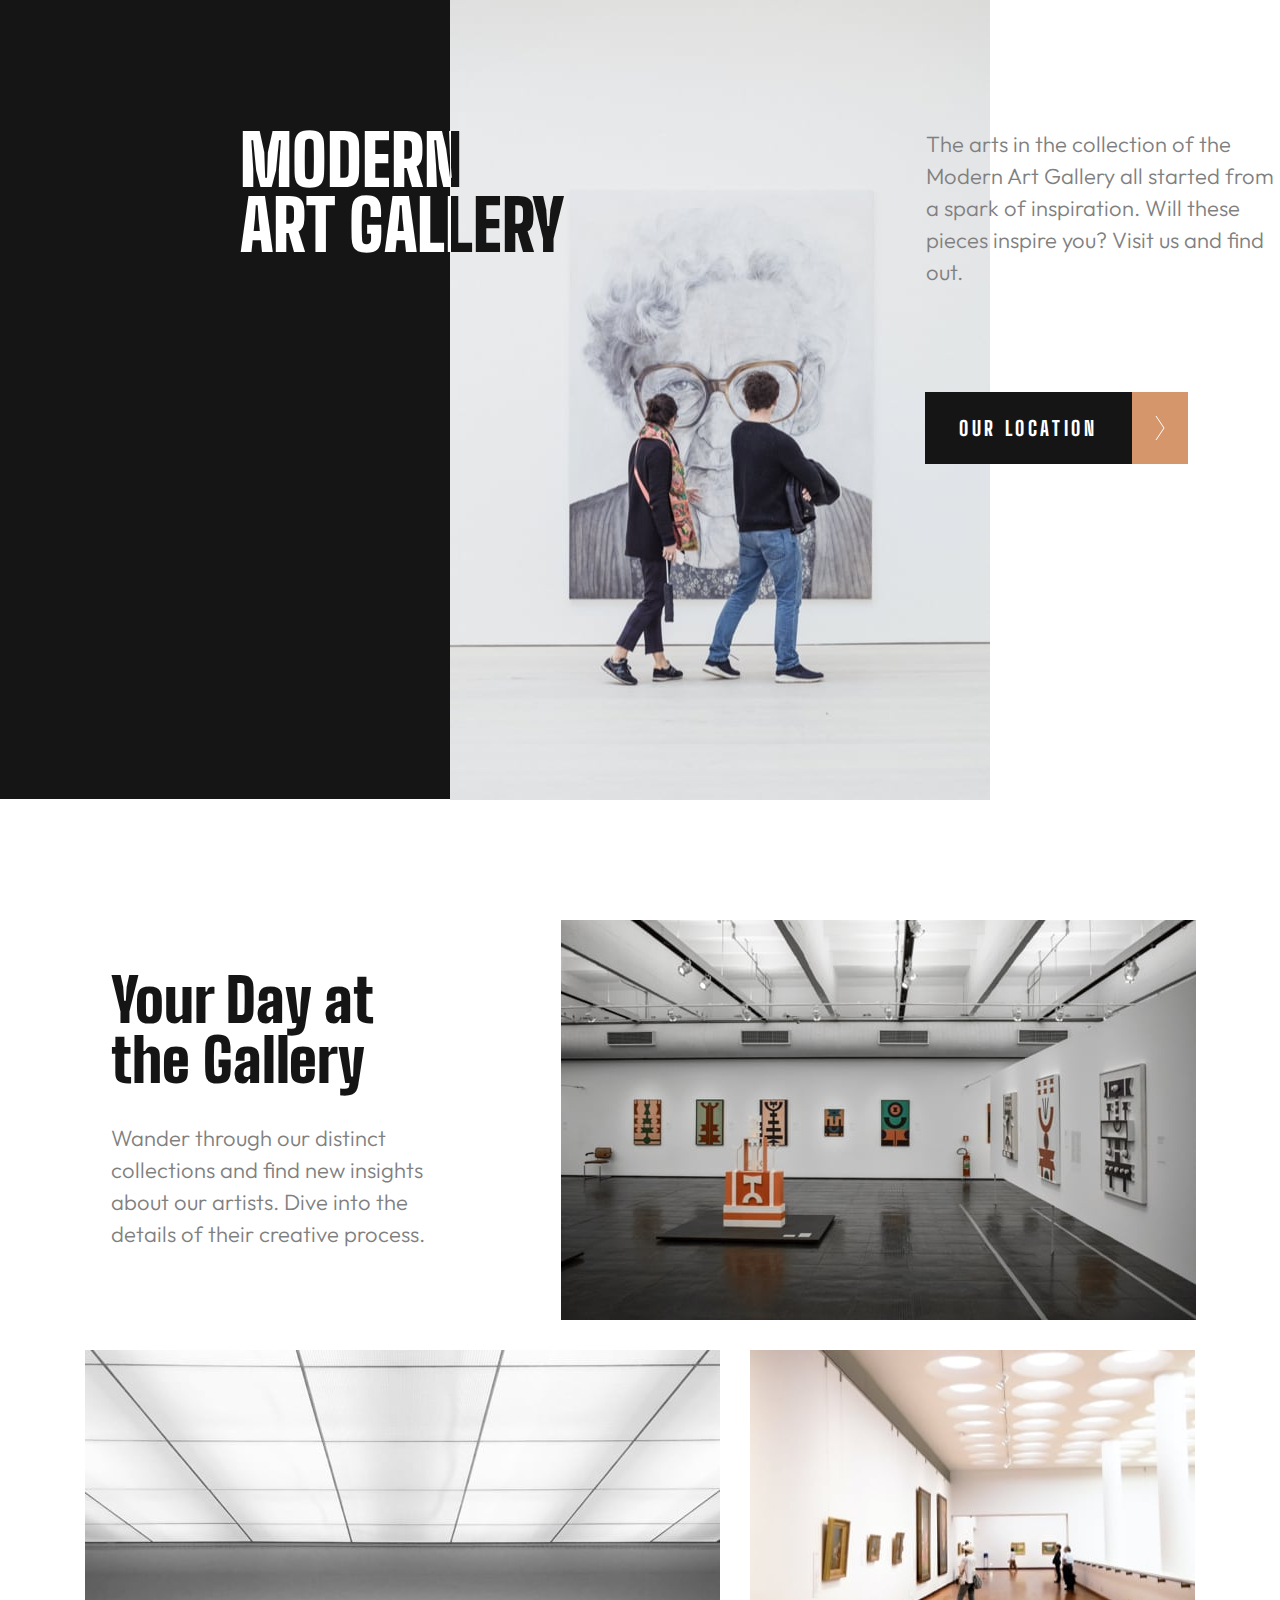
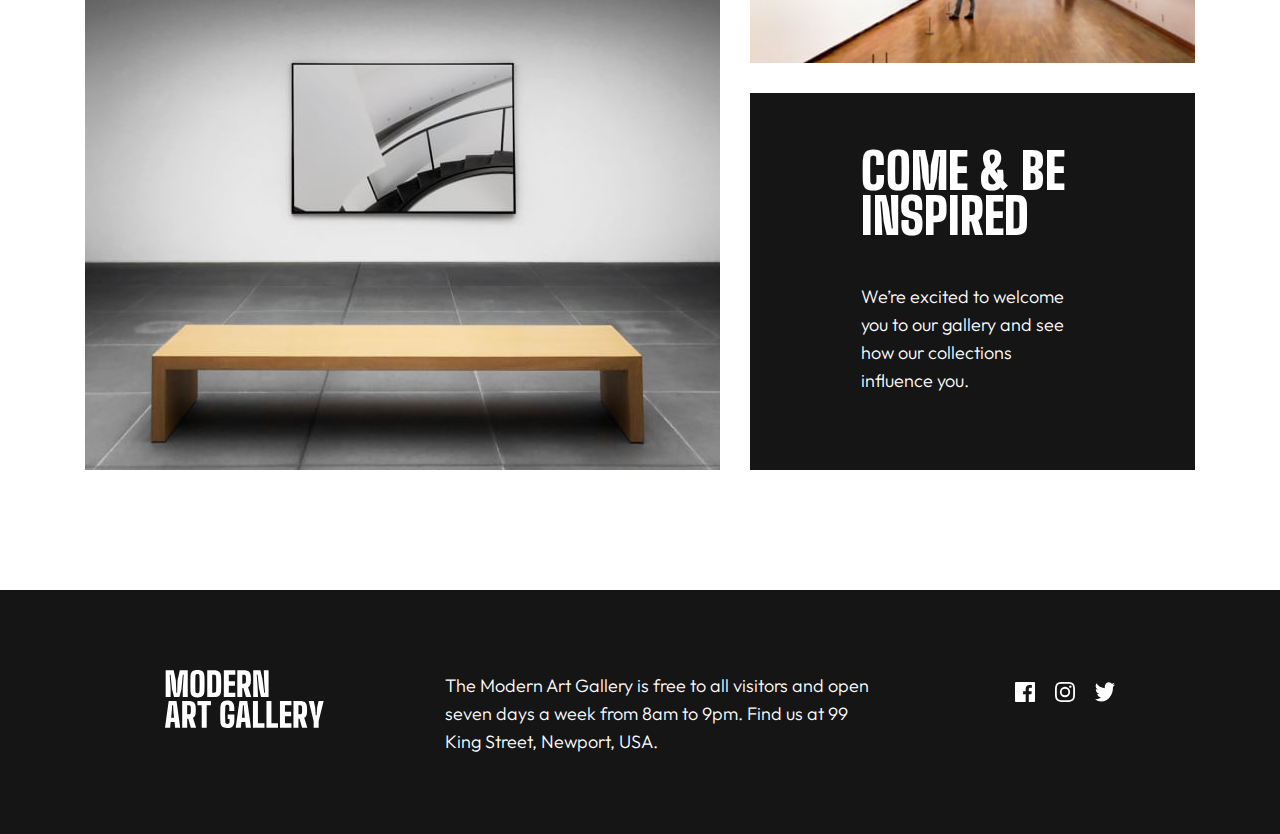
<file: index.html>
<!DOCTYPE html>
<html lang="en">
<head>
    <link
      rel="icon"
      type="image/png"
      sizes="32x32"
      href="./assets/favicon-32x32.png"
    />
    <meta charset="UTF-8">
    <meta http-equiv="X-UA-Compatible" content="IE=edge">
    <meta name="viewport" content="width=device-width, initial-scale=1.0">
    <title>art-gallery</title>
    <link rel="stylesheet" href="style.css">
</head>
<body>
    
    
   <img src="./assets/mobile/image-hero.jpg" class="mobile-img">
   
   <header>
    <div class="header-flex">
        <div class="linear-h1">
            <h1 class="header-title">MODERN<br>ART GALLERY</h1>
        </div>
    <P class="header-paragraph">The arts in the collection of the Modern Art 
    Gallery all started from a spark of inspiration. 
    Will these pieces inspire you? Visit us and find out.</P>
    </div>

    <div class="btn">
        <div  class=" button-1">
            <a href="./location.html">OUR LOCATION</a>
        </div>
        <div class="button-2"> 
            <a href="./location.html"> <img src="./assets/icon-arrow-right.svg" alt=""> </a>
        </div>
    </div>
   </header>

   <div class="display-flex">
        <div class="black-desktop"></div>
        <div class="desktop-img"></div>
    </div>

   <div class="tablet-img"></div>
   
   <section>
    <div class="image-grid-1"></div>
    

    <div class="flex">
        <div class="grid">
            <h1 class="section-title">Your Day at <br>the Gallery</h1>
            <p class="section-paragraph">Wander through our distinct collections and 
            find new insights about our artists. Dive into 
            the details of their creative process.</p>
        </div>
        <div class="desktop-img-1"></div>
        <div class="tablet-img-1"></div>
    </div>
    
    <div class="deskto"></div>
    <div class="flex-1">
        <div class="desktop-grid-2"></div>
        <div class="image-grid-2"></div>
        <div class="tablet-img-2"></div>
        <div class="grid-1">
            <div class="desktop-grid-3"></div>
            <div class="tablet-img-3"></div>
            <div class="black-box">
            <h1 class="box-h1">COME & BE INSPIRED</h1>
            <p class="box-p">We’re excited to welcome you to our gallery 
            and see how our collections influence you.</p>
        </div>
    </div>
    </div>
   </section>

   <footer>
     <img src="./assets/logo-light.svg" alt="logo" class="footer-logo">
    <p class="footer-p">The Modern Art Gallery is free to all visitors and open seven days a week from 8am to 9pm. Find us at 99 King Street, Newport, USA.</p>
        <div class="links">
            <img src="./assets/icon-facebook.svg" alt="fb" class="fb">
            <img src="./assets/icon-instagram.svg" alt="ins" class="instagram">
            <img src="./assets/icon-twitter.svg" alt="twit" class="twit">
        </div> 
   </footer>
</body>
</html>
</file>
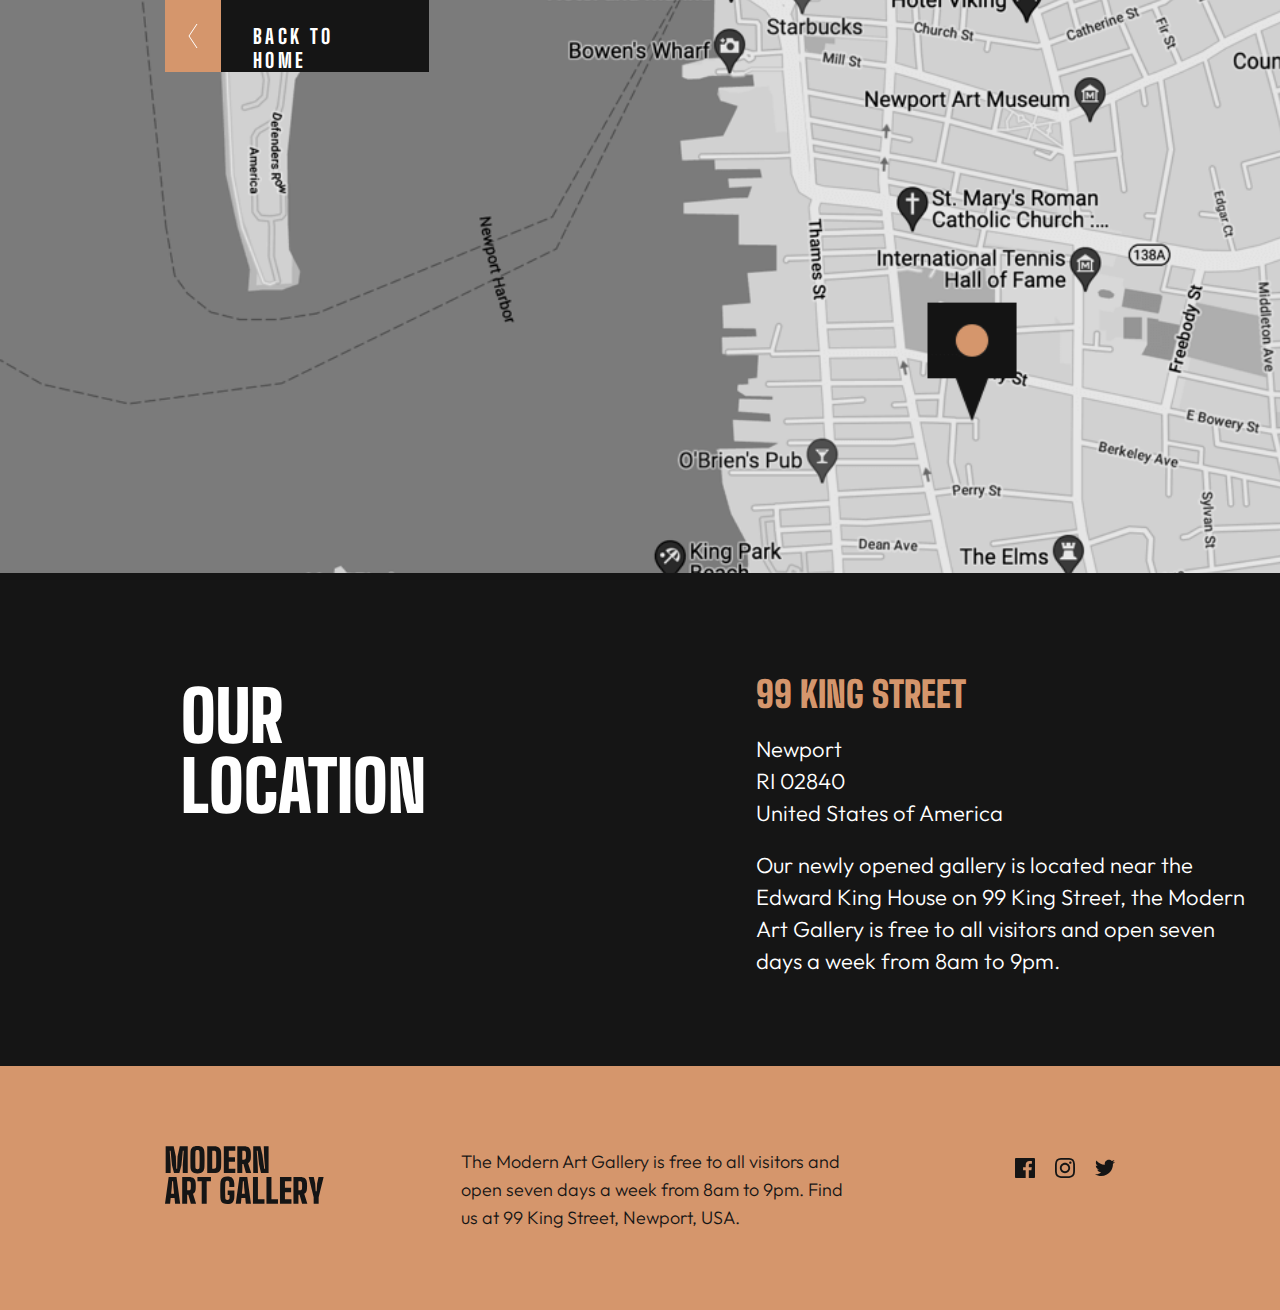
<file: location.html>
<!DOCTYPE html>
<html lang="en">
<head>
    <link
      rel="icon"
      type="image/png"
      sizes="32x32"
      href="./assets/favicon-32x32.png"
    />
    <meta charset="UTF-8">
    <meta http-equiv="X-UA-Compatible" content="IE=edge">
    <meta name="viewport" content="width=device-width, initial-scale=1.0">
    <title>art-gallery</title>
    <link rel="stylesheet" href="location.css">
</head>
<body>
    <img src="./assets/mobile/image-map.png" alt="map" class="map">
    <img src="./assets/tablet/image-map.png" alt="map" class="tablet-map">
    <img src="./assets/desktop/image-map.png" alt="map" class="desktop-map">
    <div class="btn">
        <div class="button-back">
            <a href="./index.html"> <img src="./assets/icon-arrow-left.svg" alt=""> </a>
    </div>
        <div class="button-back-1">
            <a href="./index.html">BACK TO HOME</a>
        </div>
    </div>

    <section>
        <h1 class="section-h1">OUR LOCATION</h1>
        <div class="tablet-grid">
            <h2 class="section-h2">99 King Street</h2>
        <p class="section-p">Newport <br>RI 02840 <br>United States of America</p>
        <p class="second-p">Our newly opened gallery is located near the Edward King House on 99
        King Street, the Modern Art Gallery is free to all visitors 
        and open seven days a week from 8am to 9pm.</p>
        </div>
    </section>

    <footer>
        <img src="./assets/logo-dark.svg" alt="logo" class="footer-logo">
        <p class="footer-p">The Modern Art Gallery is free to all visitors and open seven days a week from 8am to 9pm. Find us at 99 King Street, Newport, USA.</p>
            <div class="links">
                <img src="./assets/fb.svg" alt="fb" class="fb">
                <img src="./assets/ins.svg" alt="ins" class="instagram">
                <img src="./assets/twit.svg" alt="twit" class="twit">
            </div>
       </footer>
       
</body>
</html>
</file>
<file: style.css>
@import url('https://fonts.googleapis.com/css2?family=Big+Shoulders+Display:wght@400;500;600;700;800;900&display=swap');
@import url('https://fonts.googleapis.com/css2?family=Outfit:wght@100;200;300;400;500;600;700;800;900&display=swap');

* {
    margin: 0;
    padding: 0;
    box-sizing: border-box;
}

.tablet-img-1 {
    display: none;
    margin: 15px;
}

.mobile-img {
    width: 100%;
}

header {
    display: grid;
    justify-content: center;
}

.header-title {
   width: 343px;
   height: 110px;
   font-family: 'Big Shoulders Display';
   font-style: normal;
   font-weight: 900;
   font-size: 60px;
   line-height: 55px;
   color: #151515;
   margin-top: 32px;
}

.header-paragraph {
    width: 343px;
    height: 112px;
    font-family: 'Outfit';
    font-style: normal;
    font-weight: 300;
    font-size: 18px;
    line-height: 28px;
    color: gray;
    margin-top: 32px;
}

.btn {
    display: flex;
    margin-top: 64px;
    
}

div > a {
    font-family: 'Big Shoulders Display';
    font-style: normal;
    font-weight: 800;
    font-size: 20px;
    line-height: 24px;
    letter-spacing: 3.63636px;
    color: white;
    text-decoration: none;
    display: flex;
    justify-content: center;
    margin-top: 24px;
}

.button-1 {
    width: 207px;
    height: 72px;
    background:  #151515;
}

.button-1:hover {
    background: #d5966c;
    cursor: pointer;
}

.button-1:hover ~ .button-2 {
    background-color: #151515;
  }

.button-2 {
    width: 56px;
    height: 72px;
    background: #D5966C;
}

section {
   display: grid;
   justify-content: center;
}

.image-grid-1 {
    width: 343px;
    height: 320px;
    background-image: url(./assets/mobile/image-grid-1.jpg);
    background-repeat: no-repeat;
    margin-top: 120px;
}

.section-title {
    width: 343px;
    height: 90px;
    font-family: 'Big Shoulders Display';
    font-style: normal;
    font-weight: 900;
    font-size: 50px;
    line-height: 45px;
    color: #151515;
    margin-top: 25px;
}

.section-paragraph {
    width: 343px;
    height: 112px;
    font-family: 'Outfit';
    font-style: normal;
    font-weight: 300;
    font-size: 18px;
    line-height: 28px;
    margin: 0;
    margin-top: 21px;
    color: gray;
}

.image-grid-2 {
    width: 343px;
    height: 480px;
    background-image: url(./assets/mobile/image-grid-2.jpg);
    background-repeat: no-repeat;
    margin-top: 32px;
}

.image-grid-3 {
    width: 343px;
    height: 200px;
    background-image: url(./assets/mobile/image-grid-3.jpg);
    background-repeat: no-repeat;
    margin-top: 16px;
}

.black-box {
    width: 343px;
    height: 293px;
    background: #151515;
    margin-top: 16px;
    margin-bottom: 120px;
    display: grid;
    justify-content: center;
}

.black-box > h1 {
    padding-top: 56px;
}


.box-h1 {
    width: 295px;
    height: 90px;
    font-family: 'Big Shoulders Display';
    font-style: normal;
    font-weight: 900;
    font-size: 50px;
    line-height: 45px;
    color: white;
    
}

.box-p {
    width: 295px;
    height: 84px;
    font-family: 'Outfit';
    font-style: normal;
    font-weight: 300;
    font-size: 18px;
    line-height: 28px;
    color: white;
    margin-top: 24px;
}

footer {
    width: 100%;
    height: 336px;
    background: #151515;
}


.footer-logo {
    margin: 0 32px;
    margin-top: 48px;
}

.footer-p {
    width: 311px;
    height: 104px;
    font-family: 'Outfit';
    font-style: normal;
    font-weight: 300;
    font-size: 16px;
    line-height: 26px;
    color:white;
    margin: 0 32px;
    margin-top: 38px;
}

.links {
    display: flex;
    gap: 20px;
    margin: 0 32px;
    margin-top: 38px;
   
}

@media screen and (min-width: 768px) {
    .mobile-img {
        display: none;
    }

    .tablet-img {
        width: 437px;
        height: 700px;
        background-image: url(./assets/tablet/image-hero.jpg);
    }

    header {
        position: absolute;
        margin: 0 23.3em;
        margin-top: 8em;
        display: grid;
        gap: 24px;
    }

    .header-title {
        width: 339px;
        height: 130px;
        font-style: normal;
        font-family: 'Big Shoulders Display';
        font-weight: 900;
        font-size: 70px;
        line-height: 65px;
    }

    .section-title {
        width: 223px;
        height: 135px;
        font-style: normal;
        font-family: 'Big Shoulders Display';
        font-weight: 900;
        font-size: 50px;
        line-height: 45px;
        margin: 0 36px;
        margin-top: 12%;
    }

    section {
        margin-top: 120px;
    }

    .section-paragraph {
        width: 223px;
        height: 140px;
        font-family: 'Outfit';
        font-style: normal;
        font-weight: 300;
        font-size: 18px;
        line-height: 28px;
        margin: 0 36px;
       
    }

    .image-grid-1, .image-grid-2, .image-grid-3 {
        display: none;
    }

    .tablet-img-1 {
        display: block;
        width: 398px;
        height: 400px;
        background-image: url(./assets/tablet/image-grid-1.jpg);
    }

   .flex {
        display: flex;
        justify-content: center;
   }

   .tablet-img-2 {
        width: 398px;
        height: 720px;
        background-image: url(./assets/tablet/image-grid-2.jpg);
   }

   .tablet-img-3 {
        width: 280px;
        height: 313px;
        background-image: url(./assets/tablet/image-grid-3.jpg);
   }

   .flex-1 {
        display: flex;
        justify-content: center;
        gap: 11px;
   }

   .black-box {
        width: 280px;
        height: 396px;
        margin-top: 11px;
   }

   .box-h1 {
        width: 223px;
        height: 90px;
        font-family: 'Big Shoulders Display';
        font-style: normal;
        font-weight: 900;
        font-size: 50px;
        line-height: 45px;
   }

   .box-p {
        width: 223px;
        height: 112px;
        font-family: 'Outfit';
        font-style: normal;
        font-weight: 300;
        font-size: 18px;
        line-height: 28px;
        align-items: center;
   }

   footer {
    height: 216px;
   }


   .footer-logo {
    width: 110.05px;
    height: 40px;
    margin: 0 39px;
    margin-top: 56px;
}


.footer-p {
    width: 281px;
    height: 104px;
    font-family: 'Outfit';
    font-style: normal;
    font-weight: 300;
    font-size: 16px;
    line-height: 26px;
    margin: 0 214px;
    margin-top: -45px;
}
.links {
    display: flex;
    justify-content: flex-end;
    margin-top: -100px;
}
}

@media screen and (min-width: 1100px) {
    
    body {
        overflow-x: hidden;
    }

    .tablet-img {
        display: none;
    }

    .mobile-img {
        display: none;
    }

    .black-desktop {
        width: 450px;
        height: 799px;
        background: #151515;
    }

    .desktop-img {
        width: 540px;
        height: 800px;
        background: url(./assets/desktop/image-hero.jpg);
        background-repeat: no-repeat;
    }

    .display-flex {
        display: flex;
    }

    .header-title {
        width: 514px;
        height: 176px;
        color: white;
        margin: 0 -132.7px;
    }

    .header-flex {
        display: flex;
    }

    .header-title {
        background: linear-gradient(90deg, white 41%, #151515 20%);
        -webkit-background-clip: text;
        -webkit-text-fill-color: transparent;
    }
    
    .header-paragraph {
        width: 350px;
        height: 160px;
        font-family: 'Outfit';
        font-style: normal;
        font-weight: 300;
        font-size: 22px;
        line-height: 32px;
        margin: 0 305px;
    }

    .btn {
        margin: 0 552px;
        margin-top: 64px;
    }

    .tablet-img, .tablet-img-1, .tablet-img-2 , .tablet-img-3 {
        display: none;
    }

    .section-title {
        width: 350px;
        height: 120px;
        font-style: normal;
        font-weight: 900;
        font-size: 60px;
        line-height: 60px;
        margin-right: 10px;
    }

    .section-paragraph {
        width: 350px;
        height: 128px;
        font-style: normal;
        font-weight: 300;
        font-size: 22px;
        line-height: 32px;
        margin-top: 32px;
        margin-right: 30px;
    }

    .desktop-img-1{
        width: 635px;
        height: 400px;
        background-image: url(./assets/desktop/image-grid-1.jpg);
        background-repeat: no-repeat;
        margin-right: 10px;
    }

    .desktop-grid-2 {
        width: 635px;
        height: 720px;
        background-image: url(./assets/desktop/image-grid-2.jpg);
        background-repeat: no-repeat;
    }

    .desktop-grid-3 {
        width: 445px;
        height: 313px;
        background-image: url(./assets/desktop/image-grid-3.jpg);
        background-repeat: no-repeat;
    }

    .flex-1 {
        gap: 30px;
       margin-top: 30px;
    }

    .flex {
        gap: 70px;
    }

    .black-box {
        width: 445px;
        height: 377px;
        margin-top: 30px;
    }

    footer {
        width: 100%;
        height: 244px;
    }

    .footer-logo {
        width: 160px;
        height: 58px;
        margin: 0 165px;
        margin-top: 80px;
    }

    .footer-p {
        width: 430px;
        height: 84px;
        margin: 0 445px;
        font-style: normal;
        font-weight: 300;
        font-size: 18px;
        line-height: 28px;
        margin-top: -60px;
    }

    .links {
        margin-right: 165px;
        margin-top: -74px;
    }

}
</file>
<file: location.css>
@import url('https://fonts.googleapis.com/css2?family=Big+Shoulders+Display:wght@400;500;600;700;800;900&display=swap');
@import url('https://fonts.googleapis.com/css2?family=Outfit:wght@100;200;300;400;500;600;700;800;900&display=swap');

* {
    margin: 0;
    padding: 0;
    box-sizing: border-box;
}

.btn {
    display: flex;
    z-index: 1;
}

.tablet-map {
    display: none;
}

.desktop-map {
    display: none;
}

div > a {
    width: 141px;
    height: 24px;
    font-family: 'Big Shoulders Display';
    font-style: normal;
    font-weight: 800;
    font-size: 20px;
    line-height: 24px;
    letter-spacing: 3.33636px;
    text-decoration: none;
    color: white;
    display: flex;
    margin: 0 32px;
    margin-top: 24px;
}

.button-back {
    width: 56px;
    height: 72px;
    background: #D5966C;
    display: flex;
    justify-content: center;
}

.button-back-1 {
    width: 208px;
    height: 72px;
    background: #151515;
}

.map {
    display: block;
    position: absolute;
    z-index: -1;
    width: 100%;
    height: 574px;
}

section {
    width: 100%;
    height: 493px;
    background: #151515;
    margin-top: 501px;
   

}
section > h1, h2, p {
    padding: 0 16px;
}

section > h1 {
    padding-top: 48px;
}

.section-h1 {
    width: 343px;
    height: 45px;
    font-family: 'Big Shoulders Display';
    font-style: normal;
    font-weight: 900;
    font-size: 50px;
    line-height: 45px;
    color: white;
   
}

.section-h2 {
    width: 343px;
    height: 32px;
    font-family: 'Big Shoulders Display';
    font-style: normal;
    font-weight: 900;
    font-size: 32px;
    line-height: 32px;
    color: #D5966C;
    margin-top: 96px;
}

.section-p {
    width: 343px;
    height: 84px;
    font-family: 'Outfit';
    font-style: normal;
    font-weight: 300;
    font-size: 18px;
    line-height: 28px;
    color: white;
    margin-top: 20px;
}

.second-p {
    width: 343px;
    height: 140px;
    font-family: 'Outfit';
    font-style: normal;
    font-weight: 300;
    font-size: 18px;
    line-height: 28px;
    color: white;
    margin-top: 20px;
}

footer {
    width: 100%;
    height: 336px;
    background: #D5966C;
}

.footer-logo {
    margin: 0 32px;
    margin-top: 48px;
}

.footer-p {
    width: 343px;
    height: 104px;
    font-family: 'Outfit';
    font-style: normal;
    font-weight: 300;
    font-size: 16px;
    line-height: 26px;
    color:#151515;
    margin: 14px;
    margin-top: 38px;

}

.links {
    display: flex;
    gap: 20px;
    margin: 0 32px;
    margin-top: 38px;
}

.fb, .instagram, .twit {
    color: #151515;
}

@media screen and (min-width: 768px) {
    .map {
        display: none;
    }

    .desktop-map {
        display: none;
    }

    .tablet-map {
        display: block;
        width: 100%;
        position: absolute;
        z-index: -1;
    }

    .btn {
        z-index: 1;
        margin-left: 39px;
    }

    section {
        display: flex;
        box-sizing: border-box;
        gap: 76px;
    }

    .section-h1 {
        width: 223px;
        height: 100px;
        font-family: 'Big Shoulders Display';
        font-style: normal;
        font-weight: 900;
        font-size: 55px;
        line-height: 50px;
        margin-top: 53px;
        margin-left: 39px;
    }

    footer {
        height: 216px;
       }
    
       .footer-logo {
        width: 110.05px;
        height: 40px;
        margin: 0 39px;
        margin-top: 56px;
    }
    
    .footer-p {
        width: 281px;
        height: 104px;
        font-family: 'Outfit';
        font-style: normal;
        font-weight: 300;
        font-size: 16px;
        line-height: 26px;
        margin: 0 219px;
        margin-top: -45px;
    }

    .links {
        display: flex;
        justify-content: end;
        margin-top: -106px;
    }
}

@media screen and (min-width: 1100px) {

    body {
        overflow-x: hidden;
    }

    .tablet-map {
        display: none;
    }

    .desktop-map {
        display: block;
        height: 90%;
        position: absolute;
        z-index: -1;
        margin-top: -43px;
    }

    .btn {
        margin: 0 165px;
        z-index: 1;
    }

    .section-h1 {
        width: 350px;
        height: 140px;
        margin: 0 165px;
        margin-top: 1.2em;
        font-style: normal;
        font-weight: 900;
        font-size: 70px;
        line-height: 70px;
        margin-top: 60px;
    }

    .section-h2 {
        width: 350px;
        height: 36px;
        font-size: 36px;
        font-weight: 900;
        line-height: 36px;
        text-transform: uppercase;
        margin-top: 104px;
    }

    .section-p {
        width: 445px;
        height: 96px;
        font-weight: 300;
        font-size: 22px;
        line-height: 32px;
    }

    .second-p {
        width: 540px;
        height: 128px;
        font-weight: 300;
        font-size: 22px;
        line-height: 32px;
    }


    footer {
        width: 100%;
        height: 244px;
    }

    .footer-logo {
        width: 160px;
        height: 58px;
        margin: 0 165px;
        margin-top: 80px;
    }

    .footer-p {
        width: 430px;
        height: 84px;
        margin: 0 445px;
        font-style: normal;
        font-weight: 300;
        font-size: 18px;
        line-height: 28px;
        margin-top: -60px;
    }

    .links {
        margin-right: 165px;
        margin-top: -74px;
    }


    
}
</file>
